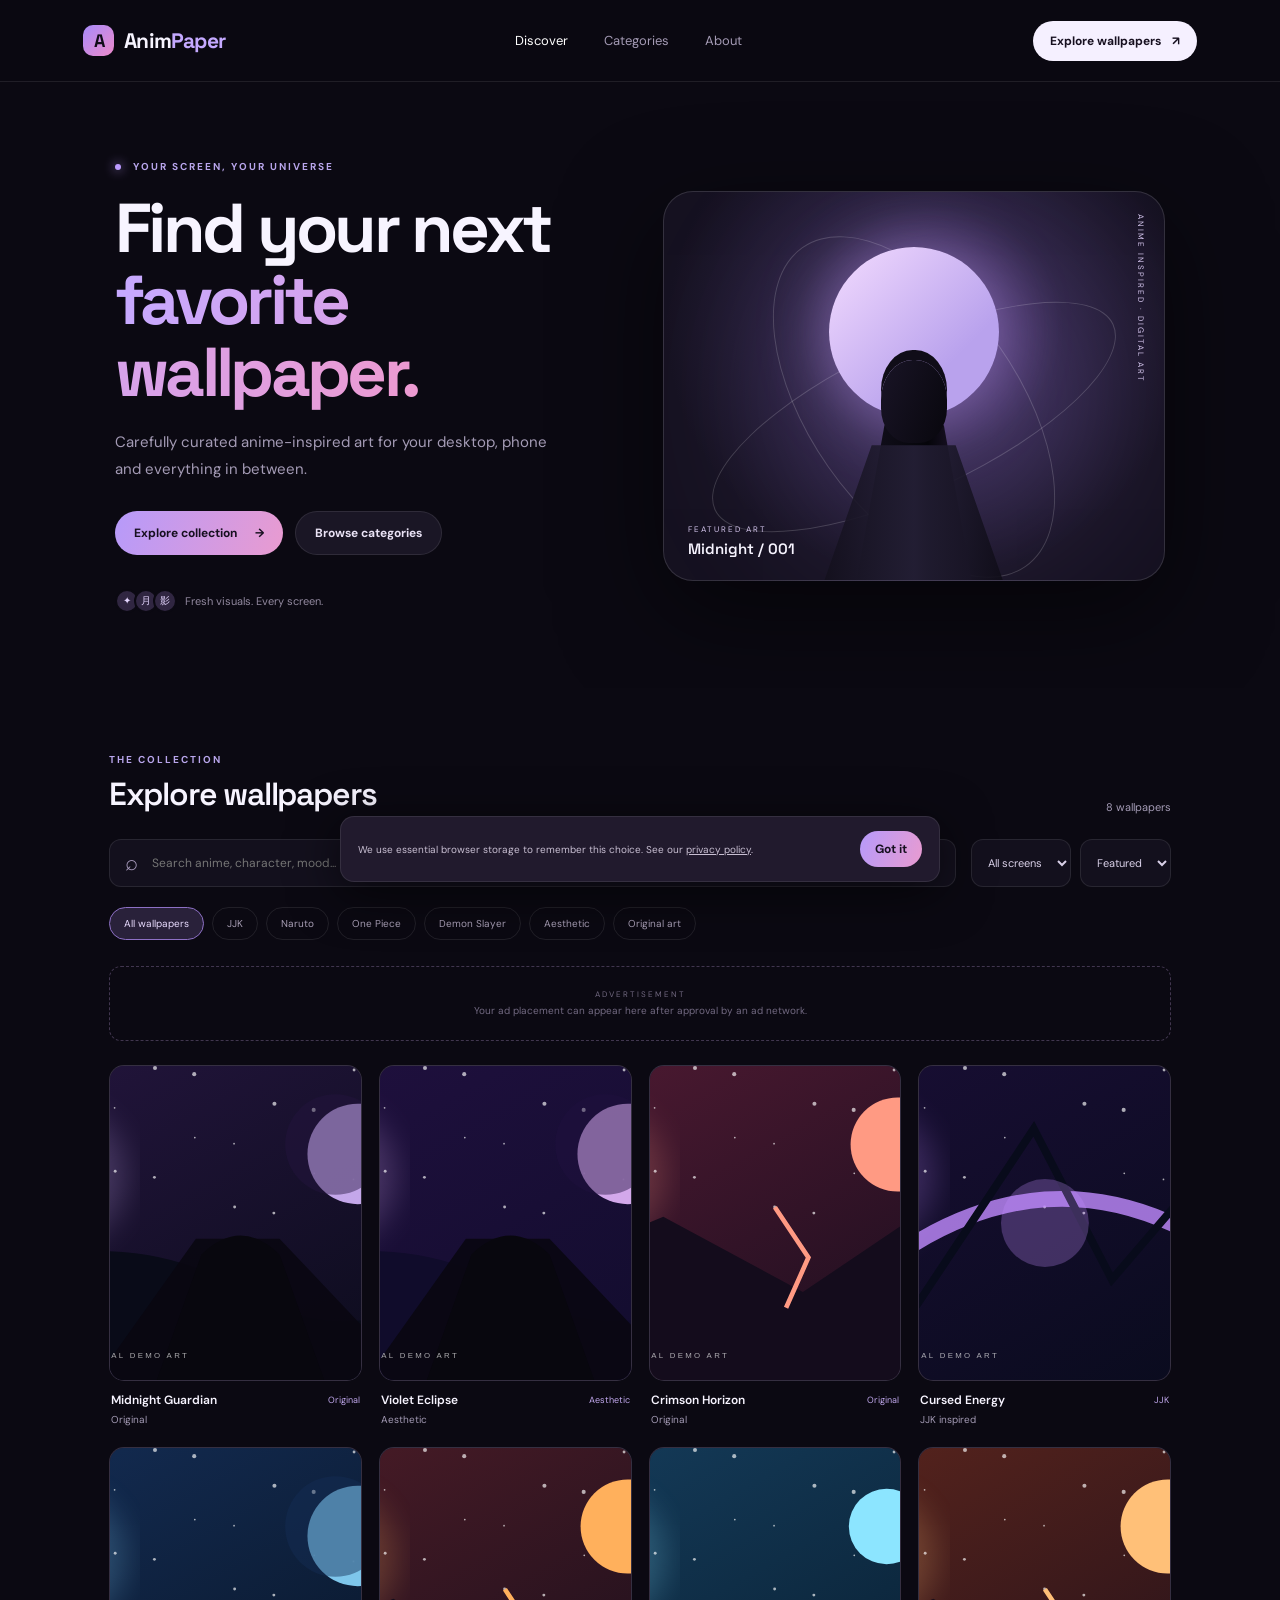
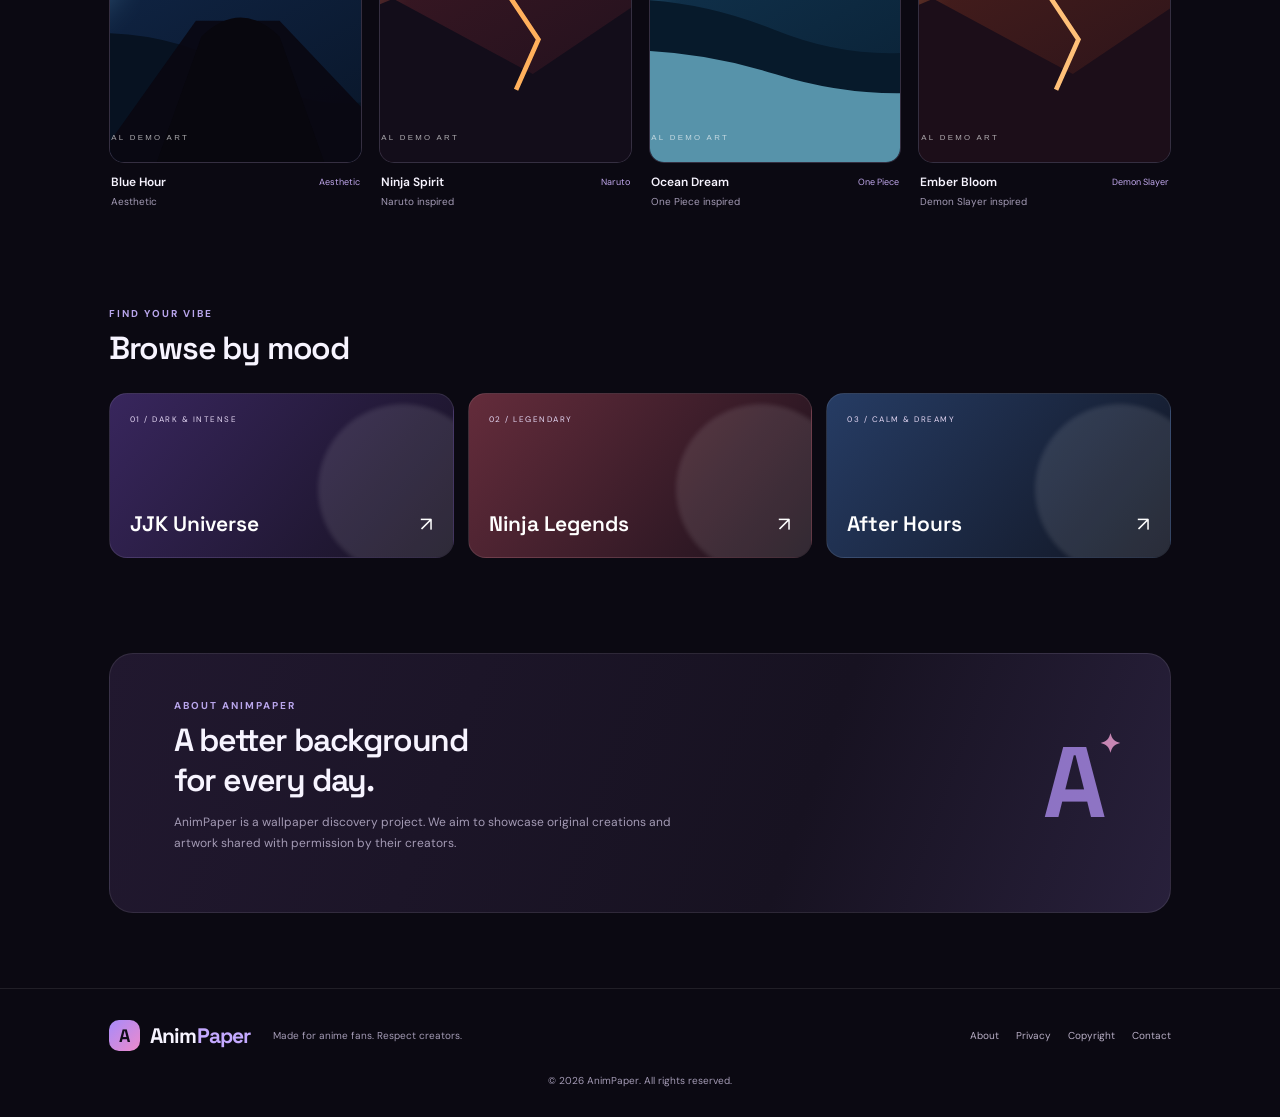
<file: index.html>
<!doctype html>
<html lang="en">
<head>
  <meta charset="utf-8">
  <meta name="viewport" content="width=device-width, initial-scale=1">
 <link rel="canonical" href="https://animpaper.rxinhxart.workers.dev/">
<meta property="og:url" content="https://animpaper.rxinhxart.workers.dev/">
  <meta name="description" content="Discover anime-inspired mobile and desktop wallpapers on AnimPaper. Browse aesthetic, dark, JJK-inspired and more wallpaper collections.">
  <meta name="robots" content="index,follow,max-image-preview:large">
  <meta property="og:type" content="website">
  <meta property="og:site_name" content="AnimPaper">
  <meta property="og:title" content="AnimPaper — Anime Wallpapers for Every Screen">
  <meta property="og:description" content="Find your next favourite anime-inspired wallpaper for phone and desktop.">
  <meta property="og:image" content="assets/wallpapers/midnight-desktop.svg">
  <meta name="twitter:card" content="summary_large_image">
  <meta name="twitter:title" content="AnimPaper — Anime Wallpapers">
  <meta name="twitter:description" content="Anime-inspired wallpapers for mobile and desktop.">
  <link rel="icon" href="assets/favicon.svg" type="image/svg+xml">
  <script type="application/ld+json">
  {
    "@context":"https://schema.org",
    "@type":"WebSite",
    "name":"AnimPaper",
    "description":"Anime-inspired wallpapers for mobile and desktop.",
    "potentialAction":{
      "@type":"SearchAction",
      "target":"https://animpaper.rxinhxart.workers.dev/?q={search_term_string}",
      "query-input":"required name=search_term_string"
    }
  }
  </script>
  <meta name="theme-color" content="#0b0912">
  <title>AnimPaper — Anime Wallpapers for Every Screen</title>
  <link rel="preconnect" href="https://fonts.googleapis.com">
  <link rel="preconnect" href="https://fonts.gstatic.com" crossorigin>
  <link href="https://fonts.googleapis.com/css2?family=DM+Sans:wght@400;500;600;700&family=Space+Grotesk:wght@500;600;700&display=swap" rel="stylesheet">
  <link rel="stylesheet" href="assets/css/styles.css">
</head>
<body>
  <header class="site-header">
    <a class="brand" href="index.html" aria-label="AnimPaper home"><span class="brand-mark">A</span><span>Anim<span class="accent">Paper</span></span></a>
    <nav class="main-nav" aria-label="Main navigation">
      <a class="active" href="#discover">Discover</a>
      <a href="#categories">Categories</a>
      <a href="#about">About</a>
    </nav>
    <a class="header-cta" href="#discover">Explore wallpapers <span>↗</span></a>
    <button class="menu-toggle" id="menuToggle" aria-label="Toggle menu">☰</button>
  </header>

  <main>
    <section class="hero">
      <div class="hero-copy">
        <div class="eyebrow"><span class="eyebrow-dot"></span> YOUR SCREEN, YOUR UNIVERSE</div>
        <h1>Find your next<br><span class="gradient-text">favorite wallpaper.</span></h1>
        <p>Carefully curated anime-inspired art for your desktop, phone and everything in between.</p>
        <div class="hero-actions">
          <a class="button button-primary" href="#discover">Explore collection <span>→</span></a>
          <a class="button button-quiet" href="#categories">Browse categories</a>
        </div>
        <div class="hero-proof"><span class="proof-avatars"><i>✦</i><i>月</i><i>影</i></span><span>Fresh visuals. Every screen.</span></div>
      </div>
      <div class="hero-art" aria-label="Decorative original anime-inspired artwork">
        <div class="hero-glow"></div>
        <div class="hero-orbit orbit-one"></div><div class="hero-orbit orbit-two"></div>
        <div class="hero-moon"></div>
        <div class="hero-silhouette"><div class="silhouette-head"></div><div class="silhouette-body"></div><div class="silhouette-coat"></div></div>
        <div class="hero-art-label"><span>FEATURED ART</span><b>Midnight / 001</b></div>
        <div class="hero-side-note">ANIME INSPIRED · DIGITAL ART</div>
      </div>
    </section>

    <section class="search-section" id="discover">
      <div class="section-heading">
        <div><div class="eyebrow">THE COLLECTION</div><h2>Explore wallpapers</h2></div>
        <span class="collection-count" id="resultCount">0 wallpapers</span>
      </div>
      <div class="toolbar">
        <label class="search-box"><span>⌕</span><input id="searchInput" type="search" placeholder="Search anime, character, mood..." autocomplete="off"><kbd>⌘ K</kbd></label>
        <div class="filter-row">
          <select id="deviceFilter" aria-label="Filter by device">
            <option value="all">All screens</option><option value="desktop">Desktop</option><option value="mobile">Mobile</option>
          </select>
          <select id="sortFilter" aria-label="Sort wallpapers">
            <option value="featured">Featured</option><option value="newest">Newest</option><option value="az">A–Z</option>
          </select>
        </div>
      </div>
      <div class="chips" id="categoryChips" aria-label="Wallpaper categories">
        <button class="chip active" data-category="all">All wallpapers</button>
        <button class="chip" data-category="JJK">JJK</button>
        <button class="chip" data-category="Naruto">Naruto</button>
        <button class="chip" data-category="One Piece">One Piece</button>
        <button class="chip" data-category="Demon Slayer">Demon Slayer</button>
        <button class="chip" data-category="Aesthetic">Aesthetic</button>
        <button class="chip" data-category="Original">Original art</button>
      </div>
      <div class="ad-slot" aria-label="Advertisement placement"><span>ADVERTISEMENT</span><small>Your ad placement can appear here after approval by an ad network.</small></div>
      <div class="wallpaper-grid" id="wallpaperGrid" aria-live="polite"></div>
      <div class="empty-state" id="emptyState" hidden><div class="empty-icon">⌕</div><h3>No wallpapers found</h3><p>Try a different search or category.</p><button class="button button-quiet" id="clearFilters">Clear filters</button></div>
    </section>

    <section class="category-section" id="categories">
      <div class="section-heading"><div><div class="eyebrow">FIND YOUR VIBE</div><h2>Browse by mood</h2></div></div>
      <div class="category-cards">
        <button class="category-card category-purple" data-jump="JJK"><span>01 / DARK & INTENSE</span><b>JJK Universe</b><i>↗</i></button>
        <button class="category-card category-red" data-jump="Naruto"><span>02 / LEGENDARY</span><b>Ninja Legends</b><i>↗</i></button>
        <button class="category-card category-blue" data-jump="Aesthetic"><span>03 / CALM & DREAMY</span><b>After Hours</b><i>↗</i></button>
      </div>
    </section>

    <section class="newsletter-strip" id="about">
      <div><div class="eyebrow">ABOUT ANIMPAPER</div><h2>A better background<br>for every day.</h2><p>AnimPaper is a wallpaper discovery project. We aim to showcase original creations and artwork shared with permission by their creators.</p></div>
      <div class="newsletter-symbol">A<span>✦</span></div>
    </section>
  </main>

  <footer class="site-footer">
    <a class="brand" href="index.html"><span class="brand-mark">A</span><span>Anim<span class="accent">Paper</span></span></a>
    <p>Made for anime fans. Respect creators.</p>
    <div class="footer-links"><a href="about.html">About</a><a href="privacy.html">Privacy</a><a href="copyright.html">Copyright</a><a href="contact.html">Contact</a></div>
    <small>© <span id="year"></span> AnimPaper. All rights reserved.</small>
  </footer>

  <div class="modal" id="wallpaperModal" aria-hidden="true" role="dialog" aria-modal="true" aria-labelledby="modalTitle">
    <div class="modal-backdrop" data-close></div>
    <div class="modal-panel">
      <button class="modal-close" data-close aria-label="Close preview">×</button>
      <div class="modal-image-wrap"><img id="modalImage" alt=""></div>
      <div class="modal-info"><div class="eyebrow" id="modalCategory"></div><h2 id="modalTitle"></h2><p id="modalDescription"></p><div class="modal-downloads" id="modalDownloads"></div><small id="modalCredit"></small></div>
    </div>
  </div>

  <div class="cookie-notice" id="cookieNotice" hidden><p>We use essential browser storage to remember this choice. See our <a href="privacy.html">privacy policy</a>.</p><button class="button button-primary" id="cookieAccept">Got it</button></div>
  <script src="assets/js/wallpapers.js"></script>
  <script src="assets/js/app.js"></script>
</body>
</html>
</file>
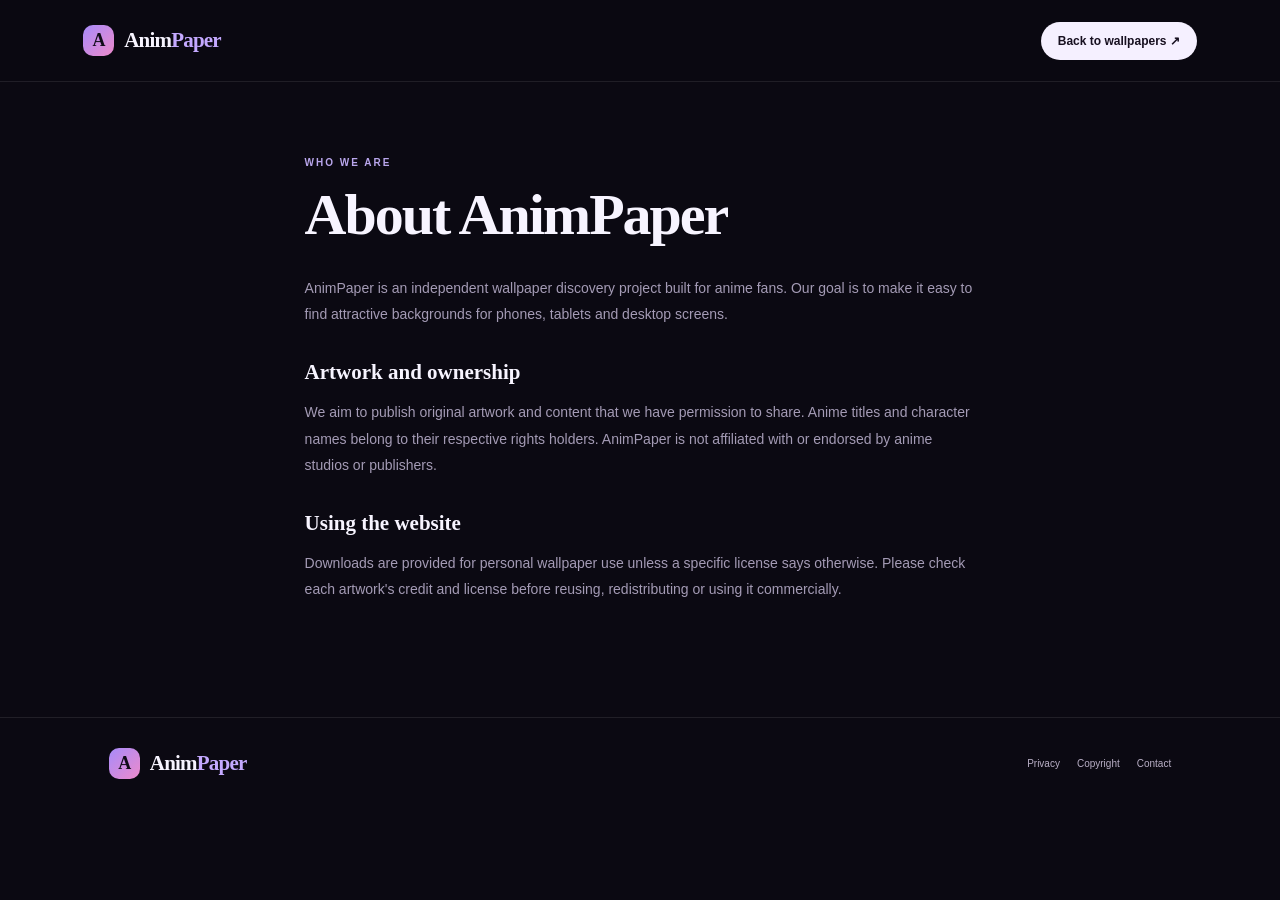
<file: about.html>
<!doctype html><html lang="en"><head><meta charset="utf-8"><meta name="viewport" content="width=device-width,initial-scale=1"><title>About — AnimPaper</title><link rel="stylesheet" href="assets/css/styles.css"></head><body><header class="site-header"><a class="brand" href="index.html"><span class="brand-mark">A</span><span>Anim<span class="accent">Paper</span></span></a><a class="header-cta" href="index.html">Back to wallpapers ↗</a></header><main class="legal-page"><div class="eyebrow">WHO WE ARE</div><h1>About AnimPaper</h1><p>AnimPaper is an independent wallpaper discovery project built for anime fans. Our goal is to make it easy to find attractive backgrounds for phones, tablets and desktop screens.</p><h2>Artwork and ownership</h2><p>We aim to publish original artwork and content that we have permission to share. Anime titles and character names belong to their respective rights holders. AnimPaper is not affiliated with or endorsed by anime studios or publishers.</p><h2>Using the website</h2><p>Downloads are provided for personal wallpaper use unless a specific license says otherwise. Please check each artwork's credit and license before reusing, redistributing or using it commercially.</p></main><footer class="site-footer"><a class="brand" href="index.html"><span class="brand-mark">A</span><span>Anim<span class="accent">Paper</span></span></a><div class="footer-links"><a href="privacy.html">Privacy</a><a href="copyright.html">Copyright</a><a href="contact.html">Contact</a></div></footer></body></html>
</file>
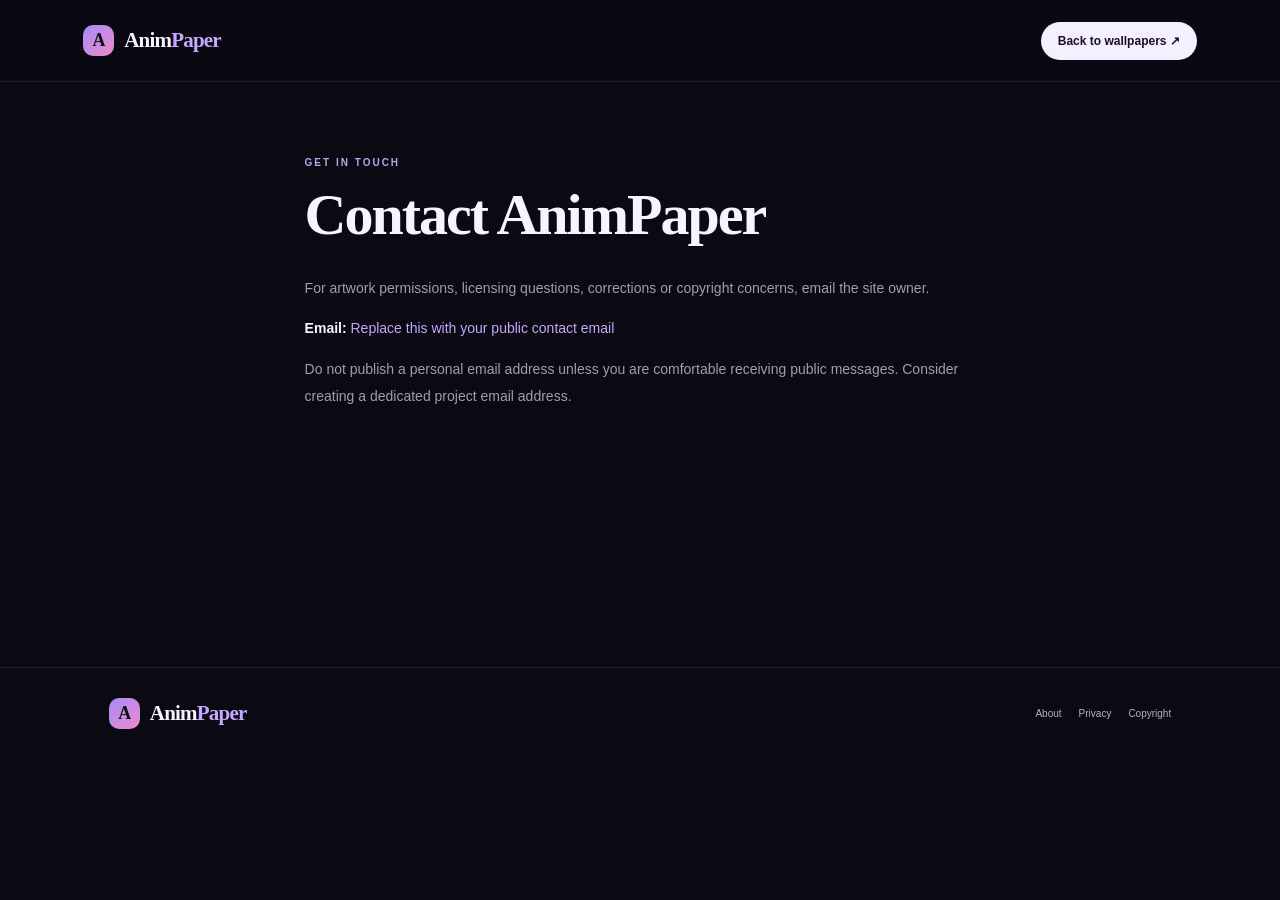
<file: contact.html>
<!doctype html><html lang="en"><head><meta charset="utf-8"><meta name="viewport" content="width=device-width,initial-scale=1"><title>Contact — AnimPaper</title><link rel="stylesheet" href="assets/css/styles.css"></head><body><header class="site-header"><a class="brand" href="index.html"><span class="brand-mark">A</span><span>Anim<span class="accent">Paper</span></span></a><a class="header-cta" href="index.html">Back to wallpapers ↗</a></header><main class="legal-page"><div class="eyebrow">GET IN TOUCH</div><h1>Contact AnimPaper</h1><p>For artwork permissions, licensing questions, corrections or copyright concerns, email the site owner.</p><p><strong>Email:</strong> <span class="accent">Replace this with your public contact email</span></p><p>Do not publish a personal email address unless you are comfortable receiving public messages. Consider creating a dedicated project email address.</p></main><footer class="site-footer"><a class="brand" href="index.html"><span class="brand-mark">A</span><span>Anim<span class="accent">Paper</span></span></a><div class="footer-links"><a href="about.html">About</a><a href="privacy.html">Privacy</a><a href="copyright.html">Copyright</a></div></footer></body></html>
</file>
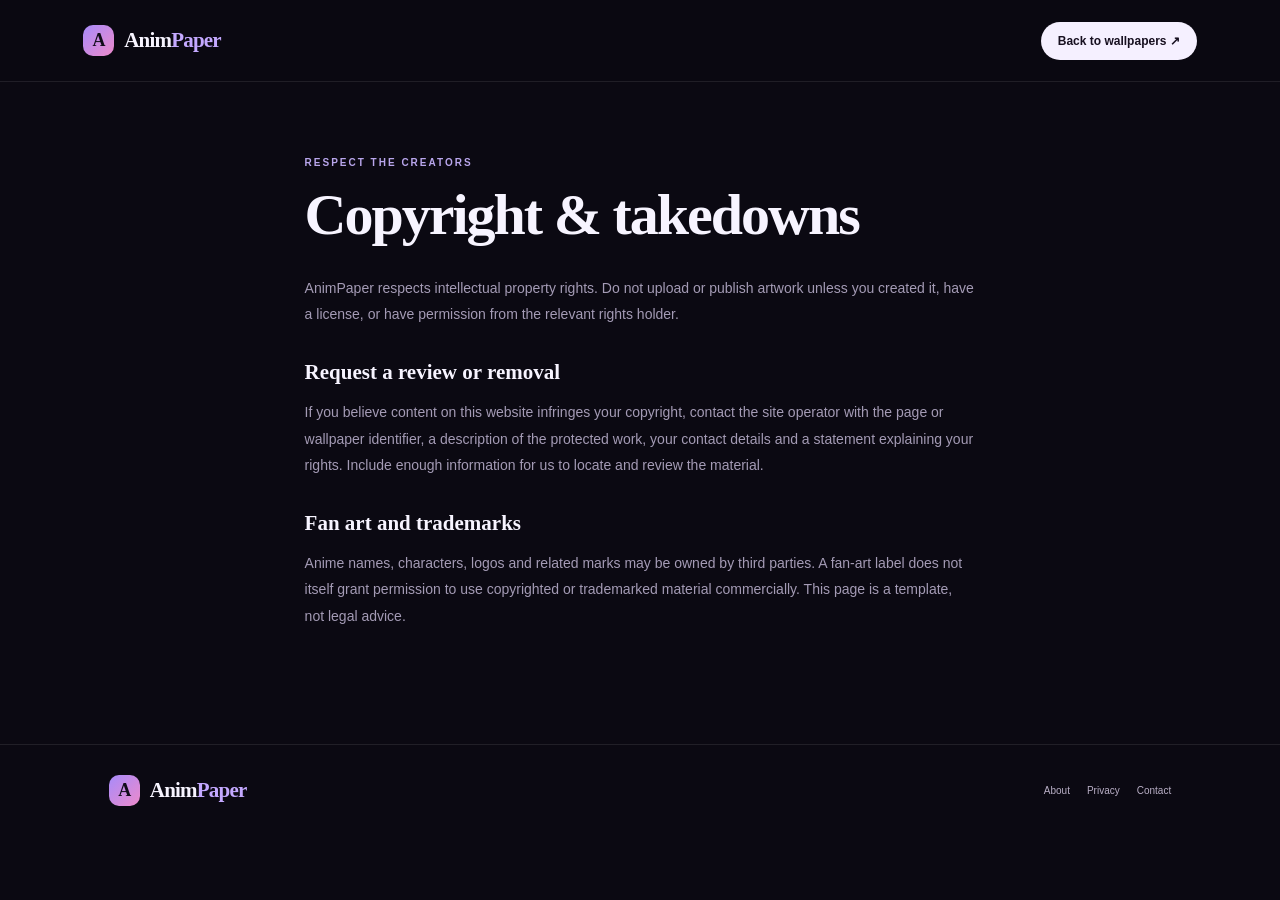
<file: copyright.html>
<!doctype html><html lang="en"><head><meta charset="utf-8"><meta name="viewport" content="width=device-width,initial-scale=1"><title>Copyright — AnimPaper</title><link rel="stylesheet" href="assets/css/styles.css"></head><body><header class="site-header"><a class="brand" href="index.html"><span class="brand-mark">A</span><span>Anim<span class="accent">Paper</span></span></a><a class="header-cta" href="index.html">Back to wallpapers ↗</a></header><main class="legal-page"><div class="eyebrow">RESPECT THE CREATORS</div><h1>Copyright & takedowns</h1><p>AnimPaper respects intellectual property rights. Do not upload or publish artwork unless you created it, have a license, or have permission from the relevant rights holder.</p><h2>Request a review or removal</h2><p>If you believe content on this website infringes your copyright, contact the site operator with the page or wallpaper identifier, a description of the protected work, your contact details and a statement explaining your rights. Include enough information for us to locate and review the material.</p><h2>Fan art and trademarks</h2><p>Anime names, characters, logos and related marks may be owned by third parties. A fan-art label does not itself grant permission to use copyrighted or trademarked material commercially. This page is a template, not legal advice.</p></main><footer class="site-footer"><a class="brand" href="index.html"><span class="brand-mark">A</span><span>Anim<span class="accent">Paper</span></span></a><div class="footer-links"><a href="about.html">About</a><a href="privacy.html">Privacy</a><a href="contact.html">Contact</a></div></footer></body></html>
</file>
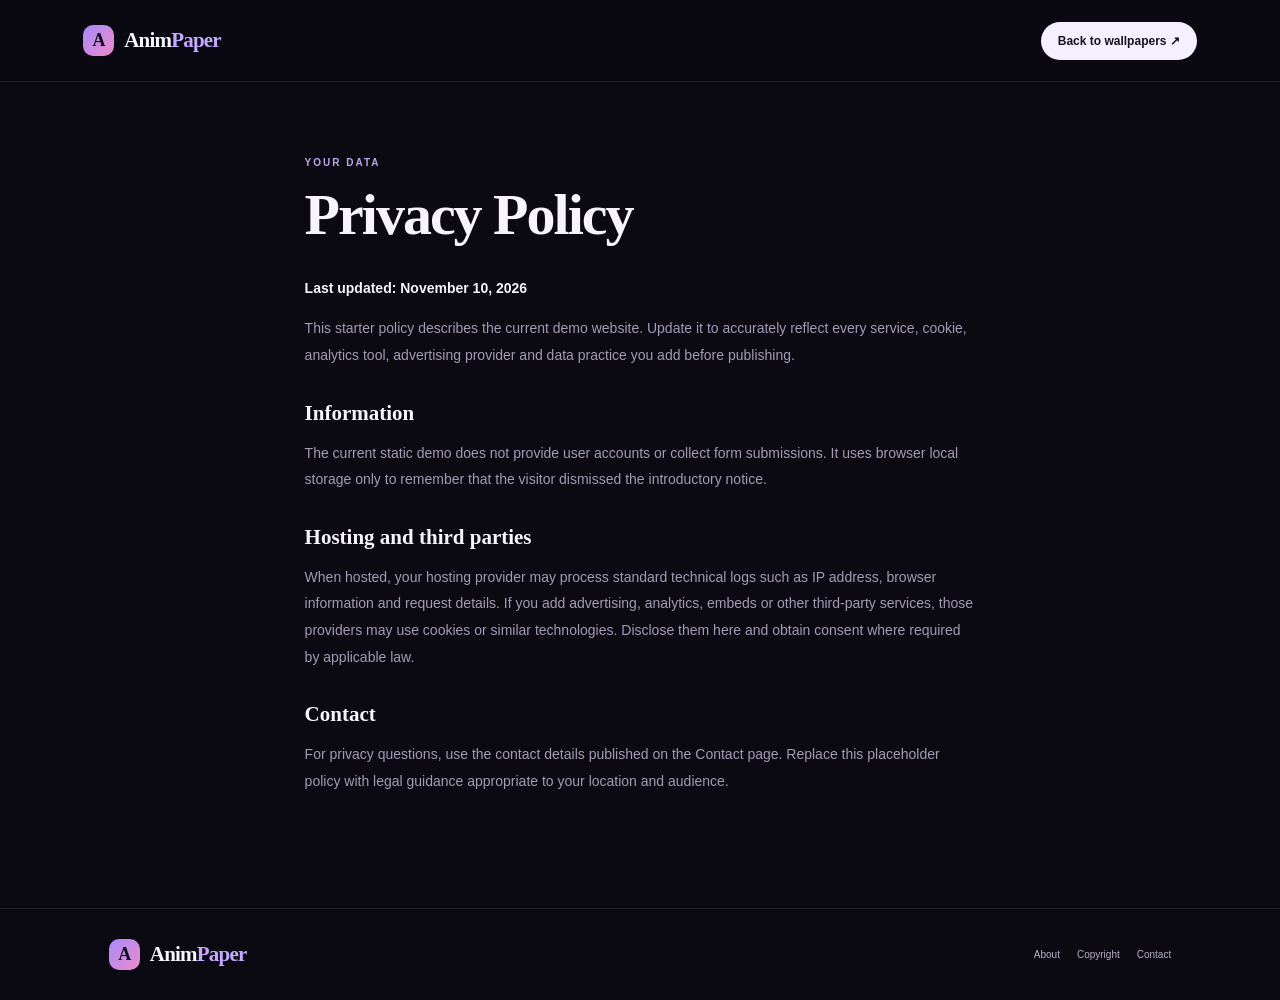
<file: privacy.html>
<!doctype html><html lang="en"><head><meta charset="utf-8"><meta name="viewport" content="width=device-width,initial-scale=1"><title>Privacy — AnimPaper</title><link rel="stylesheet" href="assets/css/styles.css"></head><body><header class="site-header"><a class="brand" href="index.html"><span class="brand-mark">A</span><span>Anim<span class="accent">Paper</span></span></a><a class="header-cta" href="index.html">Back to wallpapers ↗</a></header><main class="legal-page"><div class="eyebrow">YOUR DATA</div><h1>Privacy Policy</h1><p><strong>Last updated: November 10, 2026</strong></p><p>This starter policy describes the current demo website. Update it to accurately reflect every service, cookie, analytics tool, advertising provider and data practice you add before publishing.</p><h2>Information</h2><p>The current static demo does not provide user accounts or collect form submissions. It uses browser local storage only to remember that the visitor dismissed the introductory notice.</p><h2>Hosting and third parties</h2><p>When hosted, your hosting provider may process standard technical logs such as IP address, browser information and request details. If you add advertising, analytics, embeds or other third-party services, those providers may use cookies or similar technologies. Disclose them here and obtain consent where required by applicable law.</p><h2>Contact</h2><p>For privacy questions, use the contact details published on the Contact page. Replace this placeholder policy with legal guidance appropriate to your location and audience.</p></main><footer class="site-footer"><a class="brand" href="index.html"><span class="brand-mark">A</span><span>Anim<span class="accent">Paper</span></span></a><div class="footer-links"><a href="about.html">About</a><a href="copyright.html">Copyright</a><a href="contact.html">Contact</a></div></footer></body></html>
</file>
<file: assets/css/styles.css>
:root{--bg:#0b0912;--panel:#13101d;--panel2:#1a1625;--text:#f7f4ff;--muted:#a49bb5;--line:rgba(255,255,255,.09);--purple:#a78bfa;--pink:#ec8acb;--radius:20px}*{box-sizing:border-box}html{scroll-behavior:smooth}body{margin:0;background:var(--bg);color:var(--text);font-family:"DM Sans",sans-serif}a{color:inherit;text-decoration:none}button,input,select{font:inherit}.site-header{height:82px;padding:0 6.5%;display:flex;align-items:center;justify-content:space-between;border-bottom:1px solid var(--line);position:sticky;top:0;background:rgba(11,9,18,.88);backdrop-filter:blur(18px);z-index:20}.brand{display:flex;align-items:center;gap:10px;font:700 21px "Space Grotesk";letter-spacing:-.8px}.brand-mark{width:31px;height:31px;display:grid;place-items:center;border-radius:10px;background:linear-gradient(135deg,#a78bfa,#ed8acb);color:#100c19;font-size:18px}.accent{color:#c4a9ff}.main-nav{display:flex;gap:36px;color:var(--muted);font-size:13px}.main-nav a:hover,.main-nav a.active{color:white}.header-cta{font-size:12px;font-weight:700;background:#f5f0ff;color:#171020;padding:12px 17px;border-radius:30px}.header-cta span{padding-left:8px}.menu-toggle{display:none;background:none;color:white;border:0;font-size:22px}.hero{min-height:550px;padding:78px 9% 75px;display:grid;grid-template-columns:1fr 1fr;align-items:center;gap:45px;overflow:hidden}.eyebrow{font-size:10px;font-weight:700;letter-spacing:2px;color:#b9a6ec}.eyebrow-dot{display:inline-block;width:6px;height:6px;background:#bd9bff;border-radius:50%;margin-right:8px;box-shadow:0 0 12px #bd9bff}.hero h1{font:700 clamp(42px,5.4vw,70px)/1.04 "Space Grotesk";letter-spacing:-3.7px;margin:20px 0}.gradient-text{background:linear-gradient(90deg,#c6a9ff,#ed9ad1);-webkit-background-clip:text;background-clip:text;color:transparent}.hero-copy>p{max-width:440px;color:var(--muted);font-size:15px;line-height:1.8}.hero-actions{display:flex;gap:12px;margin-top:28px;flex-wrap:wrap}.button{border:0;border-radius:30px;padding:13px 19px;font-size:12px;font-weight:700;cursor:pointer;display:inline-flex;align-items:center;gap:18px}.button-primary{background:linear-gradient(110deg,#b69afa,#e99bd0);color:#171020}.button-quiet{background:var(--panel2);color:#e9e2f5;border:1px solid var(--line)}.hero-proof{display:flex;align-items:center;gap:13px;color:#92899f;font-size:11px;margin-top:34px}.proof-avatars{display:flex}.proof-avatars i{font-style:normal;width:24px;height:24px;margin-right:-5px;border-radius:50%;display:grid;place-items:center;background:#302641;border:2px solid var(--bg);font-size:10px;color:#e5d6ff}.hero-art{height:390px;position:relative;border-radius:30px;background:radial-gradient(ellipse at 53% 35%,#573b82 0,#28203d 35%,#151120 70%);overflow:hidden;border:1px solid rgba(255,255,255,.13);box-shadow:0 30px 100px #0008}.hero-glow{position:absolute;width:280px;height:280px;border-radius:50%;background:#b38aff;filter:blur(90px);opacity:.25;left:28%;top:15%}.hero-moon{position:absolute;width:170px;height:170px;border-radius:50%;background:linear-gradient(135deg,#f4dcff,#b9a2ed 70%);top:55px;left:calc(50% - 85px);box-shadow:0 0 70px #d8b6ff66}.hero-orbit{position:absolute;border:1px solid #ffffff2c;border-radius:50%;transform:rotate(-25deg)}.orbit-one{width:440px;height:150px;left:calc(50% - 220px);top:150px}.orbit-two{width:390px;height:210px;left:calc(50% - 195px);top:110px;transform:rotate(55deg)}.hero-silhouette{position:absolute;bottom:-40px;left:calc(50% - 105px);width:210px;height:260px}.silhouette-head{position:absolute;z-index:2;left:72px;top:0;width:66px;height:83px;background:linear-gradient(110deg,#191426,#08070d);border-radius:48% 48% 42% 42%;box-shadow:0 -10px 0 #100d18}.silhouette-body{position:absolute;left:38px;top:65px;width:135px;height:210px;background:linear-gradient(90deg,#171323,#05050a 60%,#302044);clip-path:polygon(28% 0,72% 0,100% 100%,0 100%)}.silhouette-coat{position:absolute;left:0;top:85px;width:210px;height:180px;background:linear-gradient(90deg,#100d18,#252037,#0b0912);clip-path:polygon(30% 0,70% 0,100% 100%,52% 78%,0 100%);opacity:.9}.hero-art-label{position:absolute;bottom:22px;left:24px;display:grid;gap:5px}.hero-art-label span,.hero-side-note{font-size:8px;letter-spacing:2px;color:#d5c6ee}.hero-art-label b{font:600 15px "Space Grotesk"}.hero-side-note{position:absolute;right:18px;top:22px;writing-mode:vertical-rl}.search-section,.category-section{padding:65px 8.5%}.section-heading{display:flex;justify-content:space-between;align-items:end;margin-bottom:25px}.section-heading h2,.newsletter-strip h2{font:600 32px "Space Grotesk";letter-spacing:-1.2px;margin:8px 0 0}.collection-count{font-size:11px;color:var(--muted)}.toolbar{display:flex;justify-content:space-between;gap:15px;margin-bottom:18px}.search-box{height:48px;flex:1;display:flex;align-items:center;gap:12px;padding:0 15px;background:var(--panel);border:1px solid var(--line);border-radius:12px;color:#a89bbd}.search-box>span{font-size:22px}.search-box input{flex:1;min-width:0;background:none;border:0;outline:0;color:white;font-size:12px}.search-box kbd{font-size:9px;color:#847b91;border:1px solid var(--line);padding:4px 6px;border-radius:5px}.filter-row{display:flex;gap:9px}.filter-row select{background:var(--panel);border:1px solid var(--line);border-radius:12px;color:#d9d0e8;padding:0 12px;font-size:11px;outline:0}.chips{display:flex;gap:8px;overflow-x:auto;padding:2px 0 18px}.chip{white-space:nowrap;background:transparent;border:1px solid var(--line);border-radius:30px;padding:9px 14px;color:#a99fb6;font-size:10px;cursor:pointer}.chip:hover,.chip.active{background:#29213a;border-color:#8d70c5;color:#e9dcff}.ad-slot{min-height:75px;border:1px dashed #41364f;border-radius:12px;display:flex;flex-direction:column;align-items:center;justify-content:center;gap:5px;color:#726981;margin:8px 0 24px}.ad-slot span{font-size:8px;letter-spacing:2px}.ad-slot small{font-size:10px}.wallpaper-grid{display:grid;grid-template-columns:repeat(4,minmax(0,1fr));gap:17px}.wallpaper-card{min-width:0;cursor:pointer}.wallpaper-thumb{position:relative;overflow:hidden;border-radius:15px;background:#211a2e;aspect-ratio:4/5;border:1px solid var(--line)}.wallpaper-thumb img{width:100%;height:100%;object-fit:cover;display:block;transition:transform .5s}.wallpaper-card:hover img{transform:scale(1.055)}.card-overlay{position:absolute;inset:0;background:linear-gradient(0deg,#090711d9,transparent 48%);opacity:0;transition:opacity .25s;display:flex;align-items:end;justify-content:space-between;padding:13px}.wallpaper-card:hover .card-overlay{opacity:1}.preview-pill{font-size:9px;background:#ffffffdf;color:#171020;padding:7px 10px;border-radius:20px;font-weight:700}.device-pill{font-size:8px;letter-spacing:1px;color:white;background:#171020a8;padding:7px 9px;border-radius:20px}.card-meta{padding:11px 2px 4px;display:flex;justify-content:space-between;gap:8px}.card-meta h3{font-size:12px;margin:0 0 5px;font-weight:600}.card-meta p{font-size:10px;color:var(--muted);margin:0}.card-tag{font-size:9px;color:#c1a8ed;white-space:nowrap;padding-top:2px}.empty-state{text-align:center;padding:70px 15px;color:var(--muted)}.empty-icon{font-size:40px;color:#b79ae9}.empty-state h3{color:white}.category-section{padding-top:30px}.category-cards{display:grid;grid-template-columns:repeat(3,1fr);gap:14px;margin-top:25px}.category-card{height:165px;text-align:left;border:1px solid var(--line);border-radius:18px;padding:20px;display:flex;flex-direction:column;align-items:flex-start;justify-content:space-between;color:white;cursor:pointer;position:relative;overflow:hidden}.category-card:after{content:"";position:absolute;width:170px;height:170px;border-radius:50%;right:-35px;top:10px;background:#ffffff1a;filter:blur(2px)}.category-card span{font-size:8px;letter-spacing:1.5px;color:#e5d8f5}.category-card b{font:600 21px "Space Grotesk";z-index:1}.category-card i{font-style:normal;position:absolute;right:20px;bottom:20px;font-size:20px;z-index:2}.category-purple{background:linear-gradient(130deg,#38265d,#171222)}.category-red{background:linear-gradient(130deg,#642c3b,#1c111c)}.category-blue{background:linear-gradient(130deg,#263c64,#111522)}.newsletter-strip{margin:30px 8.5% 75px;padding:45px 5%;border-radius:24px;background:linear-gradient(110deg,#21182f,#171221 65%,#28203b);border:1px solid var(--line);display:flex;justify-content:space-between;align-items:center}.newsletter-strip p{max-width:510px;color:var(--muted);font-size:12px;line-height:1.8}.newsletter-symbol{font:700 100px "Space Grotesk";color:#a98ae9;opacity:.8;position:relative}.newsletter-symbol span{font-size:26px;position:absolute;right:-15px;top:8px;color:#f0a1d4}.site-footer{padding:30px 8.5%;border-top:1px solid var(--line);display:flex;align-items:center;gap:22px;flex-wrap:wrap}.site-footer p,.site-footer small{font-size:10px;color:var(--muted)}.footer-links{display:flex;gap:17px;margin-left:auto}.footer-links a{font-size:10px;color:#b9afc6}.site-footer small{width:100%;text-align:center}.modal{display:none;position:fixed;inset:0;z-index:50;align-items:center;justify-content:center;padding:20px}.modal.open{display:flex}.modal-backdrop{position:absolute;inset:0;background:#05040be8;backdrop-filter:blur(8px)}.modal-panel{position:relative;z-index:1;background:#171321;border:1px solid var(--line);border-radius:20px;max-width:850px;width:100%;max-height:90vh;overflow:auto;display:grid;grid-template-columns:1.1fr .9fr}.modal-image-wrap{background:#0a0810;min-height:400px;display:grid;place-items:center}.modal-image-wrap img{max-width:100%;max-height:75vh;object-fit:contain}.modal-info{padding:35px 28px;align-self:center}.modal-info h2{font:600 26px "Space Grotesk"}.modal-info p,.modal-info small{color:var(--muted);font-size:12px;line-height:1.7}.modal-downloads{display:grid;gap:10px;margin:25px 0}.download-link{display:flex;justify-content:space-between;align-items:center;background:#292139;padding:13px 15px;border-radius:10px;font-size:11px;font-weight:700}.download-link:hover{background:#3a2b51}.modal-close{position:absolute;right:12px;top:10px;z-index:2;border:0;background:#292139;color:white;width:32px;height:32px;border-radius:50%;font-size:20px;cursor:pointer}.cookie-notice{position:fixed;z-index:60;bottom:18px;left:18px;right:18px;max-width:600px;margin:auto;background:#211a2d;border:1px solid var(--line);border-radius:14px;padding:14px 17px;display:flex;align-items:center;justify-content:space-between;gap:15px;box-shadow:0 10px 50px #0009}.cookie-notice[hidden]{display:none}.cookie-notice p{font-size:10px;color:#c8bfd2;line-height:1.5}.cookie-notice a{text-decoration:underline}.cookie-notice .button{padding:10px 15px;white-space:nowrap}
@media(max-width:900px){.hero{padding:60px 6%;gap:25px}.hero-art{height:340px}.search-section,.category-section{padding-left:6%;padding-right:6%}.wallpaper-grid{grid-template-columns:repeat(3,minmax(0,1fr))}.main-nav{gap:18px}}@media(max-width:650px){.site-header{height:68px;padding:0 5%}.main-nav{display:none;position:absolute;top:68px;left:0;right:0;background:#100d18;padding:20px 6%;flex-direction:column;border-bottom:1px solid var(--line)}.main-nav.show{display:flex}.header-cta{display:none}.menu-toggle{display:block}.hero{grid-template-columns:1fr;padding:54px 6% 45px;gap:35px}.hero h1{font-size:48px}.hero-art{height:310px}.section-heading h2,.newsletter-strip h2{font-size:27px}.toolbar{flex-direction:column}.filter-row select{height:42px;flex:1}.wallpaper-grid{grid-template-columns:repeat(2,minmax(0,1fr));gap:12px}.wallpaper-thumb{border-radius:12px}.card-overlay{opacity:1;padding:8px}.preview-pill{font-size:8px;padding:6px 8px}.device-pill{font-size:7px;padding:6px}.category-cards{grid-template-columns:1fr}.category-card{height:125px}.newsletter-strip{margin:20px 5% 50px;padding:30px 7%}.newsletter-symbol{font-size:65px}.site-footer{padding:25px 6%;gap:12px}.site-footer p{width:100%;order:2}.footer-links{margin:0;flex-wrap:wrap}.modal-panel{grid-template-columns:1fr;max-height:92vh}.modal-image-wrap{min-height:230px;max-height:45vh}.modal-image-wrap img{max-height:42vh}.modal-info{padding:22px}.modal-info h2{font-size:22px}.cookie-notice{align-items:flex-start}.cookie-notice p{margin:0}}

.legal-page{max-width:850px;margin:0 auto;padding:75px 7% 100px;min-height:65vh}.legal-page h1{font:700 clamp(38px,6vw,58px)/1.1 'Space Grotesk';letter-spacing:-2px;margin:15px 0 28px}.legal-page h2{font:600 21px 'Space Grotesk';margin:32px 0 10px}.legal-page p{color:var(--muted);font-size:14px;line-height:1.9}.legal-page strong{color:var(--text)}
</file>
